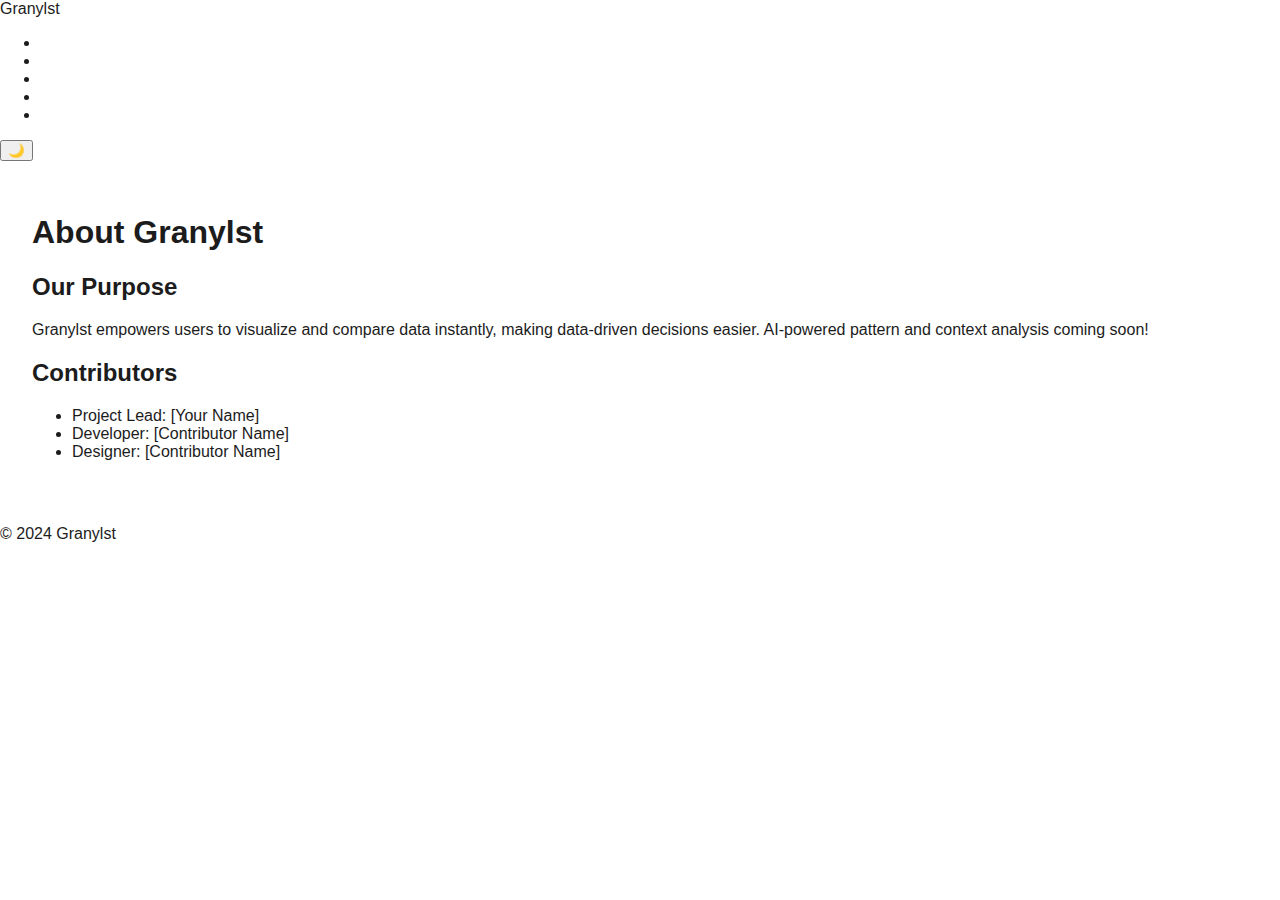
<file: about.html>
<!DOCTYPE html>
<html lang="en">
<head>
    <meta charset="UTF-8">
    <meta name="viewport" content="width=device-width, initial-scale=1.0">
    <title>Granylst - About</title>
    <link rel="stylesheet" href="style.css">
    <script defer src="script.js"></script>
</head>
<body>
    <nav class="navbar">
        <div class="logo">Granylst</div>
        <ul class="nav-links">
            <li><a href="index.html">Home</a></li>
            <li><a href="create.html">Create Graph</a></li>
            <li><a href="compare.html">Compare Data</a></li>
            <li><a href="about.html">About</a></li>
            <li><a href="contact.html">Contact</a></li>
        </ul>
        <button id="darkModeToggle" aria-label="Toggle dark mode">🌙</button>
    </nav>
    <main class="container">
        <h1>About Granylst</h1>
        <section>
            <h2>Our Purpose</h2>
            <p>Granylst empowers users to visualize and compare data instantly, making data-driven decisions easier. AI-powered pattern and context analysis coming soon!</p>
        </section>
        <section>
            <h2>Contributors</h2>
            <ul>
                <li>Project Lead: [Your Name]</li>
                <li>Developer: [Contributor Name]</li>
                <li>Designer: [Contributor Name]</li>
            </ul>
        </section>
    </main>
    <footer>
        <p>&copy; 2024 Granylst</p>
    </footer>
</body>
</html>
</file>
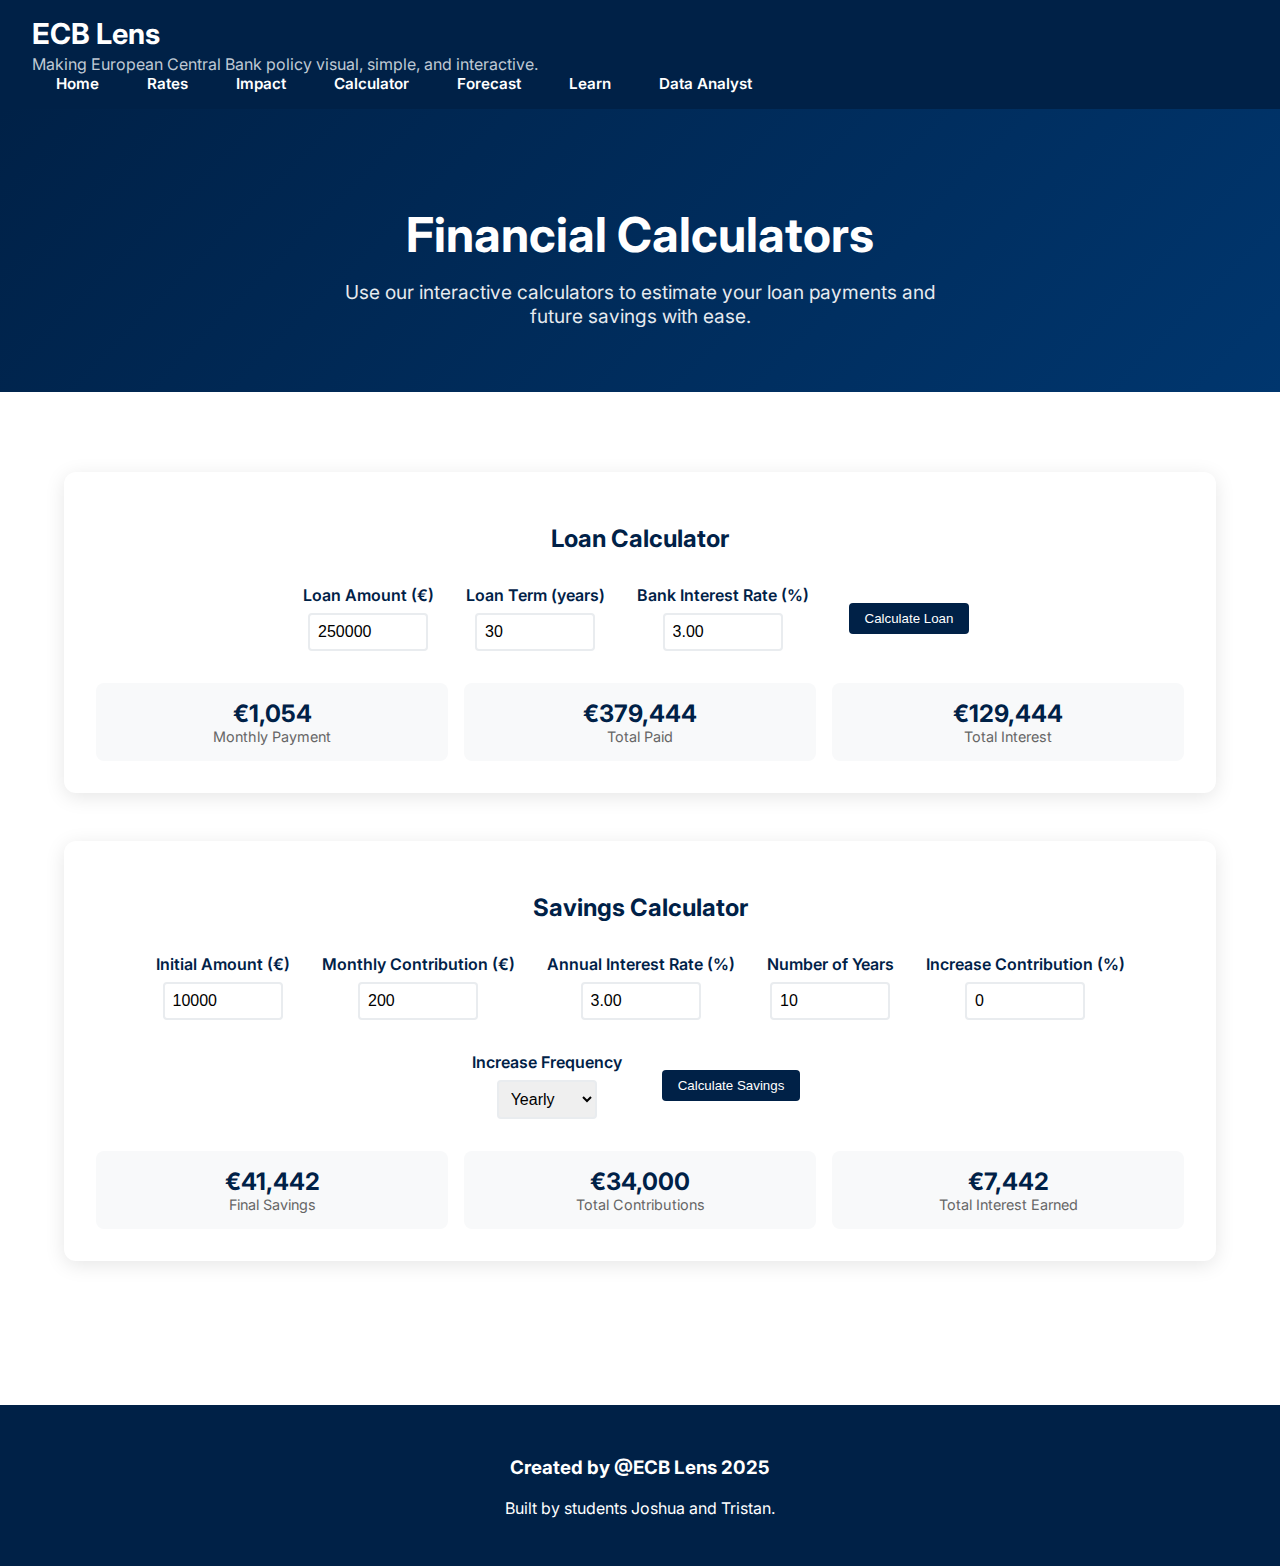
<file: calculator.html>
<!DOCTYPE html>
<html lang="en">
<head>
  <meta charset="UTF-8">
  <meta name="viewport" content="width=device-width, initial-scale=1.0">
  <title>Calculators - ECB Lens</title>
  <link href="https://fonts.googleapis.com/css2?family=Inter:wght@400;600;700&display=swap" rel="stylesheet">
  <link rel="stylesheet" href="style.css">
  <style>
    .calculator-hero {
      background: linear-gradient(135deg, #002147 0%, #00366e 100%);
      color: white;
      padding: 4rem 2rem;
      text-align: center;
    }
    .calculator-hero h1 {
      font-size: 3rem;
      margin-bottom: 1rem;
    }
    .calculator-hero p {
      font-size: 1.2rem;
      opacity: 0.9;
      max-width: 600px;
      margin: 0 auto;
    }
    .demo-container {
      background: white;
      border-radius: 12px;
      box-shadow: 0 4px 20px rgba(0, 0, 0, 0.1);
      padding: 2rem;
      margin-bottom: 2rem;
    }
    .demo-controls {
      display: flex;
      justify-content: center;
      align-items: center;
      gap: 2rem;
      margin-bottom: 2rem;
      flex-wrap: wrap;
    }
    .demo-control {
      text-align: center;
    }
    .demo-control label {
      display: block;
      margin-bottom: 0.5rem;
      color: #002147;
      font-weight: 600;
    }
    .demo-control input, .demo-control select {
      padding: 0.5rem;
      border: 2px solid #e9ecef;
      border-radius: 4px;
      font-size: 1rem;
      width: 100px;
    }
    .demo-control button {
      padding: 0.5rem 1rem;
      background: #002147;
      color: white;
      border: none;
      border-radius: 4px;
      cursor: pointer;
      margin: 0 0.5rem;
    }
    .demo-control button:hover {
      background: #00366e;
    }
    .demo-results {
      display: grid;
      grid-template-columns: repeat(auto-fit, minmax(200px, 1fr));
      gap: 1rem;
      margin-top: 2rem;
    }
    .result-item {
      background: #f8f9fa;
      padding: 1rem;
      border-radius: 8px;
      text-align: center;
    }
    .result-value {
      font-size: 1.5rem;
      font-weight: 700;
      color: #002147;
    }
    .result-label {
      color: #666;
      font-size: 0.9rem;
    }
    @media (max-width: 768px) {
      .calculator-hero h1 {
        font-size: 2rem;
      }
      .demo-controls {
        flex-direction: column;
        gap: 1rem;
      }
    }
  </style>
</head>
<body>
  <header class="site-header">
    <div>
      <h1 class="site-title">ECB Lens</h1>
      <p class="site-subtitle">Making European Central Bank policy visual, simple, and interactive.</p>
    </div>
    <button class="mobile-menu-toggle" onclick="toggleMobileMenu()">☰</button>
    <nav class="nav-menu" id="navMenu">
      <a href="index.html">Home</a>
      <a href="rates.html">Rates</a>
      <a href="impact.html">Impact</a>
      <a href="calculator.html">Calculator</a>
      <a href="forecast.html">Forecast</a>
      <a href="learn.html">Learn</a>
      <a href="granalyst/index.html">Data Analyst</a>
    </nav>
  </header>
  <section class="calculator-hero">
    <h1>Financial Calculators</h1>
    <p>Use our interactive calculators to estimate your loan payments and future savings with ease.</p>
  </section>
  <main>
    <!-- Loan Calculator Section (Bank Interest Only) -->
    <section class="loan-calculator" style="max-width: 1200px; margin: 3rem auto; padding: 0 2rem;">
      <div class="demo-container">
        <h2 style="text-align:center;color:#002147;margin-bottom:2rem;">Loan Calculator</h2>
        <div class="demo-controls">
          <div class="demo-control">
            <label>Loan Amount (€)</label>
            <input type="number" id="loanPrincipal" value="250000" step="10000">
          </div>
          <div class="demo-control">
            <label>Loan Term (years)</label>
            <input type="number" id="loanTermYears" value="30" step="1">
          </div>
          <div class="demo-control">
            <label>Bank Interest Rate (%)</label>
            <input type="number" id="bankRate" value="3.00" step="0.10">
          </div>
          <div class="demo-control">
            <button onclick="calculateLoan()">Calculate Loan</button>
          </div>
        </div>
        <div class="demo-results" id="loanResults" style="margin-top:1.5rem;">
          <div class="result-item">
            <div class="result-value" id="monthlyPaymentLoan">€0</div>
            <div class="result-label">Monthly Payment</div>
          </div>
          <div class="result-item">
            <div class="result-value" id="totalPaidLoan">€0</div>
            <div class="result-label">Total Paid</div>
          </div>
          <div class="result-item">
            <div class="result-value" id="totalInterestLoan">€0</div>
            <div class="result-label">Total Interest</div>
          </div>
        </div>
      </div>
    </section>
    <!-- Savings Calculator Section -->
    <section class="savings-calculator" style="max-width: 1200px; margin: 3rem auto; padding: 0 2rem;">
      <div class="demo-container">
        <h2 style="text-align:center;color:#002147;margin-bottom:2rem;">Savings Calculator</h2>
        <div class="demo-controls">
          <div class="demo-control">
            <label>Initial Amount (€)</label>
            <input type="number" id="savingsInitial" value="10000" step="100">
          </div>
          <div class="demo-control">
            <label>Monthly Contribution (€)</label>
            <input type="number" id="savingsMonthly" value="200" step="10">
          </div>
          <div class="demo-control">
            <label>Annual Interest Rate (%)</label>
            <input type="number" id="savingsRate" value="3.00" step="0.10">
          </div>
          <div class="demo-control">
            <label>Number of Years</label>
            <input type="number" id="savingsYears" value="10" step="1">
          </div>
          <div class="demo-control">
            <label>Increase Contribution (%)</label>
            <input type="number" id="savingsIncrease" value="0" step="0.1">
          </div>
          <div class="demo-control">
            <label>Increase Frequency</label>
            <select id="savingsIncreaseFreq">
              <option value="yearly">Yearly</option>
              <option value="monthly">Monthly</option>
            </select>
          </div>
          <div class="demo-control">
            <button onclick="calculateSavings()">Calculate Savings</button>
          </div>
        </div>
        <div class="demo-results" id="savingsResults" style="margin-top:1.5rem;">
          <div class="result-item">
            <div class="result-value" id="finalSavings">€0</div>
            <div class="result-label">Final Savings</div>
          </div>
          <div class="result-item">
            <div class="result-value" id="totalContributions">€0</div>
            <div class="result-label">Total Contributions</div>
          </div>
          <div class="result-item">
            <div class="result-value" id="totalInterest">€0</div>
            <div class="result-label">Total Interest Earned</div>
          </div>
        </div>
      </div>
    </section>
  </main>
  <footer class="site-footer">
    <h3>Created by @ECB Lens 2025</h3>
    <p>Built by students Joshua and Tristan.</p>
  </footer>
  <script>
    function calculateLoan() {
      const principal = parseFloat(document.getElementById('loanPrincipal').value);
      const years = parseFloat(document.getElementById('loanTermYears').value);
      const bankRate = parseFloat(document.getElementById('bankRate').value);
      if (isNaN(principal)||isNaN(years)||isNaN(bankRate)) return;
      const monthlyRate = bankRate/100/12;
      const n = years*12;
      const monthlyPayment = principal * (monthlyRate*Math.pow(1+monthlyRate,n))/(Math.pow(1+monthlyRate,n)-1);
      const totalPaid = monthlyPayment*n;
      const totalInterest = totalPaid - principal;
      document.getElementById('monthlyPaymentLoan').textContent = '€'+Math.round(monthlyPayment).toLocaleString();
      document.getElementById('totalPaidLoan').textContent = '€'+Math.round(totalPaid).toLocaleString();
      document.getElementById('totalInterestLoan').textContent = '€'+Math.round(totalInterest).toLocaleString();
    }
    function calculateSavings() {
      const initial = parseFloat(document.getElementById('savingsInitial').value);
      const monthly = parseFloat(document.getElementById('savingsMonthly').value);
      const annualRate = parseFloat(document.getElementById('savingsRate').value);
      const years = parseFloat(document.getElementById('savingsYears').value);
      const increasePct = parseFloat(document.getElementById('savingsIncrease').value) || 0;
      const increaseFreq = document.getElementById('savingsIncreaseFreq').value;
      if (isNaN(initial) || isNaN(monthly) || isNaN(annualRate) || isNaN(years)) return;
      const n = years * 12;
      const monthlyRate = annualRate / 100 / 12;
      let balance = initial;
      let totalContributions = initial;
      let currentMonthly = monthly;
      for (let i = 1; i <= n; i++) {
        balance = balance * (1 + monthlyRate);
        balance += currentMonthly;
        totalContributions += currentMonthly;
        if (increasePct > 0) {
          if (increaseFreq === 'monthly') {
            currentMonthly *= (1 + increasePct / 100);
          } else if (increaseFreq === 'yearly' && i % 12 === 0) {
            currentMonthly *= (1 + increasePct / 100);
          }
        }
      }
      const totalInterest = balance - totalContributions;
      document.getElementById('finalSavings').textContent = '€' + Math.round(balance).toLocaleString();
      document.getElementById('totalContributions').textContent = '€' + Math.round(totalContributions).toLocaleString();
      document.getElementById('totalInterest').textContent = '€' + Math.round(totalInterest).toLocaleString();
    }
    document.addEventListener('DOMContentLoaded', () => { calculateLoan(); calculateSavings(); });
    function toggleMobileMenu() {
      const menu = document.getElementById('navMenu');
      menu.classList.toggle('active');
    }
  </script>
</body>
</html>
</file>
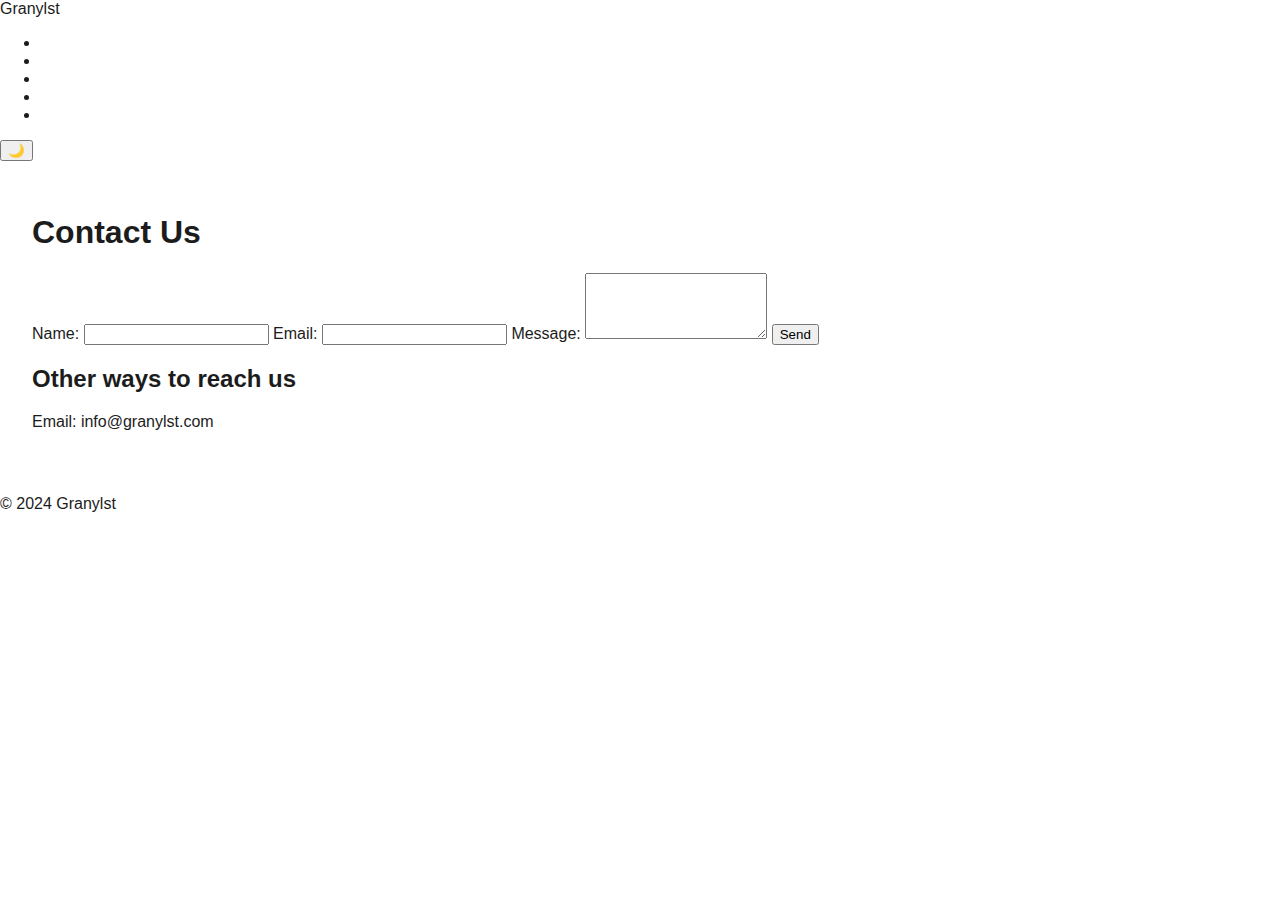
<file: contact.html>
<!DOCTYPE html>
<html lang="en">
<head>
    <meta charset="UTF-8">
    <meta name="viewport" content="width=device-width, initial-scale=1.0">
    <title>Granylst - Contact</title>
    <link rel="stylesheet" href="style.css">
    <script defer src="script.js"></script>
</head>
<body>
    <nav class="navbar">
        <div class="logo">Granylst</div>
        <ul class="nav-links">
            <li><a href="index.html">Home</a></li>
            <li><a href="create.html">Create Graph</a></li>
            <li><a href="compare.html">Compare Data</a></li>
            <li><a href="about.html">About</a></li>
            <li><a href="contact.html">Contact</a></li>
        </ul>
        <button id="darkModeToggle" aria-label="Toggle dark mode">🌙</button>
    </nav>
    <main class="container">
        <h1>Contact Us</h1>
        <form class="contact-form">
            <label for="name">Name:</label>
            <input type="text" id="name" name="name" required>
            <label for="email">Email:</label>
            <input type="email" id="email" name="email" required>
            <label for="message">Message:</label>
            <textarea id="message" name="message" rows="4" required></textarea>
            <button type="submit">Send</button>
        </form>
        <section class="contact-info">
            <h2>Other ways to reach us</h2>
            <p>Email: info@granylst.com</p>
        </section>
    </main>
    <footer>
        <p>&copy; 2024 Granylst</p>
    </footer>
</body>
</html>
</file>
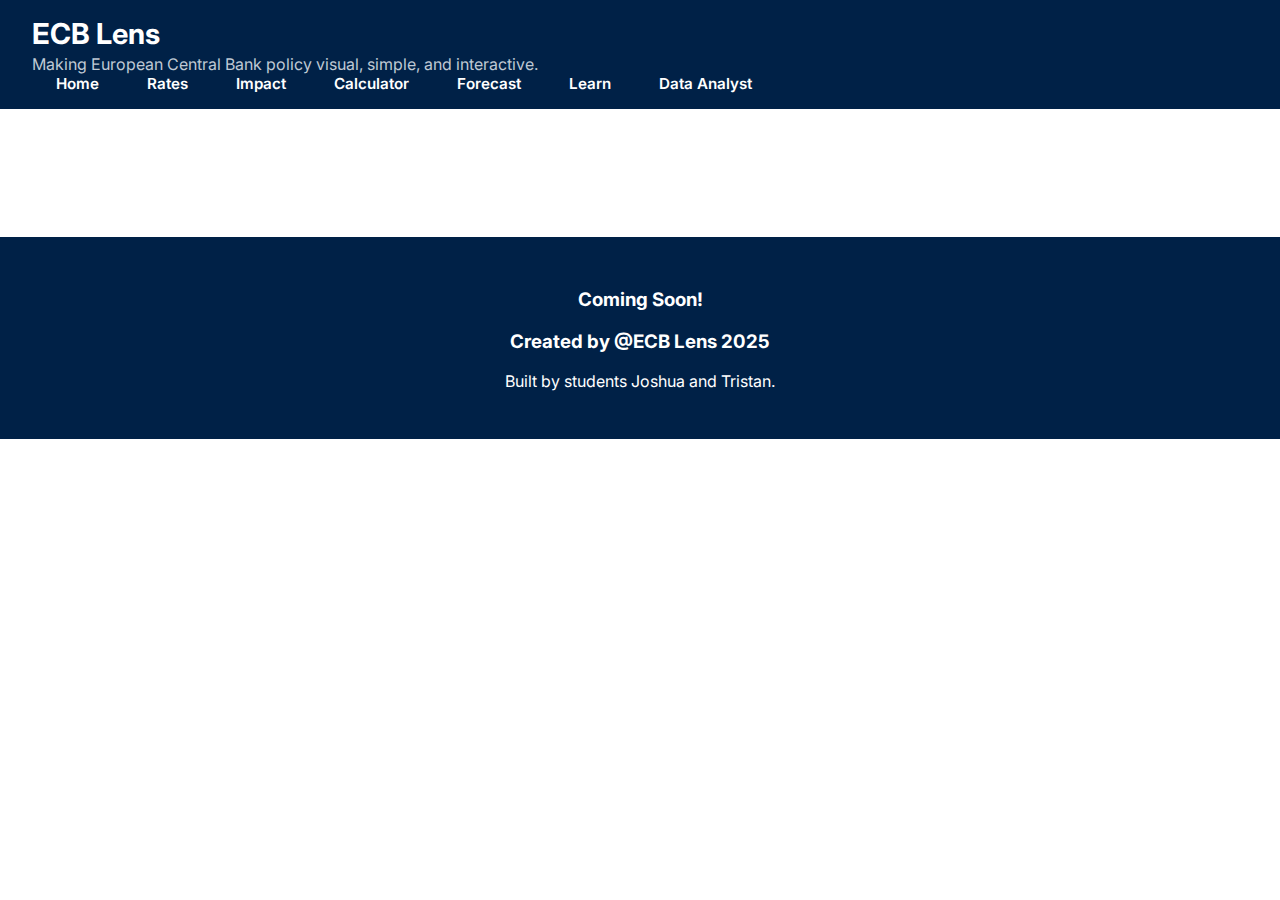
<file: forecast.html>
<!DOCTYPE html>
<html lang="en">
<head>
  <meta charset="UTF-8">
  <meta name="viewport" content="width=device-width, initial-scale=1.0">
  <title>Forecast Model - ECB Lens</title>
  <link href="https://fonts.googleapis.com/css2?family=Inter:wght@400;600;700&display=swap" rel="stylesheet">
  <link rel="stylesheet" href="style.css">
</head>
<body>
  <header class="site-header">
    <div>
      <h1 class="site-title">ECB Lens</h1>
      <p class="site-subtitle">Making European Central Bank policy visual, simple, and interactive.</p>
    </div>
    <button class="mobile-menu-toggle" onclick="toggleMobileMenu()">☰</button>
    <nav class="nav-menu" id="navMenu">
      <a href="index.html">Home</a>
      <a href="rates.html">Rates</a>
      <a href="impact.html">Impact</a>
      <a href="calculator.html">Calculator</a>
      <a href="forecast.html">Forecast</a>
      <a href="learn.html">Learn</a>
      <a href="granalyst/index.html">Data Analyst</a>
    </nav>
  </header>

  <main>
    <!-- Page content removed - blank page -->
  </main>

  <footer class="site-footer">
    <h3>Coming Soon!  <p></p>Created by @ECB Lens 2025</h3>
    <p>Built by students Joshua and Tristan.</p>
  </footer>

  <script>
    function toggleMobileMenu() {
      const menu = document.getElementById('navMenu');
      menu.classList.toggle('active');
    }
  </script>
</body>
</html>
</file>
<file: style.css>
/* style.css — ECB Lens (Bocconi-style theme) */

/* Hide obsolete Rate Change Impact Calculator */
.rate-change-demo{display:none!important;}

/* Mobile-friendly Navigation */
.mobile-menu-toggle {
  display: none;
  background: none;
  border: none;
  color: white;
  font-size: 1.5rem;
  cursor: pointer;
  padding: 0.5rem;
}

.nav-menu {
  display: flex;
  gap: 1.5rem;
}

/* Mobile Navigation Styles */
@media (max-width: 768px) {
  .mobile-menu-toggle {
    display: block;
  }
  
  .nav-menu {
    display: none;
    position: absolute;
    top: 100%;
    left: 0;
    right: 0;
    background: #002147;
    flex-direction: column;
    padding: 1rem 2rem;
    box-shadow: 0 4px 8px rgba(0,0,0,0.2);
  }
  
  .nav-menu.active {
    display: flex;
  }
  
  .nav-menu a {
    margin: 0.5rem 0;
    padding: 0.5rem 0;
    border-bottom: 1px solid rgba(255,255,255,0.1);
  }
  
  .nav-menu a:last-child {
    border-bottom: none;
  }
}

/* Enhanced Mobile Responsive Styles */
@media (max-width: 768px) {
  /* Header adjustments */
  header.site-header {
    position: relative;
    padding: 1rem;
  }
  
  .site-title {
    font-size: 1.4rem;
  }
  
  .site-subtitle {
    font-size: 0.85rem;
  }
  
  /* Hero sections */
  .hero h1, .rates-hero h1, .impact-hero h1 {
    font-size: 2rem !important;
  }
  
  .hero p, .rates-hero p, .impact-hero p {
    font-size: 1rem !important;
  }
  
  .hero, .rates-hero, .impact-hero {
    padding: 2rem 1rem !important;
  }
  
  /* Grid layouts */
  .rates-section, .rates-grid, .impact-grid, .card-grid {
    grid-template-columns: 1fr !important;
    gap: 1rem !important;
    padding: 0 1rem !important;
  }
  
  /* Rate boxes and cards */
  .rate-box, .rate-card, .impact-card, .card-box {
    margin-bottom: 1rem;
  }
  
  .rate-value {
    font-size: 1.8rem !important;
  }
  
  .rate-value-large {
    font-size: 2rem !important;
  }
  
  /* Form controls - Loan calculator */
  .demo-controls {
    flex-direction: column !important;
    gap: 1rem !important;
  }
  
  .demo-control {
    width: 100% !important;
    min-width: unset !important;
  }
  
  .demo-control input {
    width: 100%;
    padding: 0.75rem;
    font-size: 1rem;
  }
  
  .demo-control button {
    width: 100%;
    padding: 0.75rem;
    font-size: 1rem;
  }
  
  .demo-results {
    grid-template-columns: 1fr 1fr !important;
    gap: 1rem !important;
  }
  
  /* Charts */
  .modal-chart-wrapper, #detailed-charts .modal-chart-wrapper {
    height: 300px !important;
    padding: 1rem !important;
  }
  
  .modal-content {
    width: 95% !important;
    padding: 1.5rem !important;
    margin: 1rem;
  }
  
  /* Text adjustments */
  main {
    padding: 1rem !important;
  }
  
  .who-we-are, .info-section {
    padding: 0 1rem !important;
  }
  
  .timeline-item {
    padding-left: 2rem !important;
  }
  
  /* Detailed charts section */
  #detailed-charts {
    padding: 2rem 1rem !important;
  }
  
  #detailed-charts h2, #detailed-charts h3 {
    font-size: 1.5rem !important;
  }
  
  /* Year navigation */
  .year-navigation {
    flex-wrap: wrap;
    justify-content: center;
  }
  
  .year-navigation button {
    margin: 0.25rem;
    padding: 0.5rem 0.75rem;
    font-size: 0.9rem;
  }
}

/* Extra small devices */
@media (max-width: 480px) {
  .hero h1, .rates-hero h1, .impact-hero h1 {
    font-size: 1.75rem !important;
  }
  
  .rate-value {
    font-size: 1.5rem !important;
  }
  
  .rate-value-large {
    font-size: 1.75rem !important;
  }
  
  .demo-results {
    grid-template-columns: 1fr !important;
  }
  
  .modal-chart-wrapper, #detailed-charts .modal-chart-wrapper {
    height: 250px !important;
  }
}

@import url('https://fonts.googleapis.com/css2?family=Inter:wght@400;600;700&display=swap');

body {
  font-family: 'Inter', sans-serif;
  background-color: #ffffff;
  color: #1c1c1c;
  margin: 0;
  padding: 0;
}

header.site-header {
  background-color: #002147;
  color: white;
  padding: 1rem 2rem;
  display: flex;
  align-items: center;
  justify-content: space-between;
  flex-wrap: wrap;
}

.site-title {
  font-size: 1.8rem;
  font-weight: 700;
  margin: 0;
}

.site-subtitle {
  font-size: 1rem;
  margin: 0.2rem 0 0;
  color: #bfc9d4;
}

nav a {
  color: #fff;
  margin-left: 1.5rem;
  text-decoration: none;
  font-weight: 600;
  font-size: 0.95rem;
}

nav a:hover {
  color: #66a6ff;
}

main {
  padding: 2rem;
}

.rates-section {
  display: grid;
  grid-template-columns: repeat(auto-fit, minmax(250px, 1fr));
  gap: 1.5rem;
  margin-bottom: 3rem;
}

.rate-box {
  background: #f4f7fa;
  border: 1px solid #ccc;
  padding: 1rem;
  border-radius: 8px;
  box-shadow: 0 2px 6px rgba(0, 0, 0, 0.05);
  transition: box-shadow 0.2s;
}

.rate-box:hover {
  box-shadow: 0 4px 12px rgba(0, 0, 0, 0.08);
}

.rate-value {
  font-size: 1.6rem;
  font-weight: 600;
  color: #002147;
}

.card-grid {
  display: grid;
  grid-template-columns: repeat(auto-fit, minmax(250px, 1fr));
  gap: 2rem;
}

.card-box {
  background: #f4f7fa;
  padding: 1.5rem;
  border: 1px solid #ccc;
  border-radius: 8px;
  box-shadow: 0 2px 6px rgba(0, 0, 0, 0.04);
  text-align: left;
}

.card-box h3 {
  margin-top: 1rem;
  font-size: 1.2rem;
  color: #002147;
}

.card-box p {
  font-size: 0.95rem;
  line-height: 1.5;
  color: #333;
}

.who-we-are {
  margin-top: 4rem;
  max-width: 800px;
  margin-left: auto;
  margin-right: auto;
}

footer.site-footer {
  background-color: #002147;
  color: #fff;
  text-align: center;
  padding: 2rem;
  margin-top: 4rem;
}

.modal-chart-container {
  background: #fff;
  border-radius: 16px;
  box-shadow: 0 4px 24px rgba(0,0,0,0.10);
  padding: 2rem 1.5rem;
  margin: 0 auto 2rem auto;
  max-width: 600px;
  width: 100%;
}

.modal-chart-wrapper {
  height: 400px;
  max-width: 700px;
  width: 100%;
  margin: 0 auto 2rem auto;
  background: #f8f9fa;
  border-radius: 16px;
  box-shadow: 0 2px 12px rgba(0,0,0,0.06);
  padding: 1.5rem;
  display: flex;
  align-items: center;
  justify-content: center;
}

.modal-chart-wrapper canvas {
  width: 100% !important;
  height: 100% !important;
  max-width: 100%;
  max-height: 100%;
  background: #f8f9fa;
  border-radius: 12px;
  box-shadow: 0 2px 8px rgba(0,0,0,0.04);
}

.modal {
  display: flex;
  justify-content: center;
  align-items: center;
  position: fixed;
  top: 0; left: 0; right: 0; bottom: 0;
  width: 100vw;
  height: 100vh;
  background: rgba(0, 0, 0, 0.7);
  z-index: 1000;
}

.modal-content {
  margin: 0 auto;
  /* Remove any left/right/top/bottom offsets if present */
}

#detailed-charts {
  max-width: 1400px;
  margin: 4rem auto 0 auto;
  padding: 3rem 2rem;
  background: #fff;
  border-radius: 20px;
  box-shadow: 0 8px 32px rgba(0,0,0,0.12);
}

#detailed-charts .modal-chart-wrapper {
  height: 500px;
  max-width: 1300px;
  width: 100%;
  margin: 0 auto 2.5rem auto;
  background: #f8f9fa;
  border-radius: 16px;
  box-shadow: 0 2px 12px rgba(0,0,0,0.06);
  padding: 1.5rem;
  display: flex;
  align-items: center;
  justify-content: center;
}

#detailed-charts canvas {
  width: 100% !important;
  height: 100% !important;
  max-width: 100%;
  max-height: 100%;
  background: #f8f9fa;
  border-radius: 12px;
  box-shadow: 0 2px 8px rgba(0,0,0,0.04);
}

#detailed-charts {
  box-shadow: none !important;
  border: none !important;
  outline: none !important;
  background: none !important;
}
#detailed-charts > .modal-chart-container,
#detailed-charts > div,
#detailed-charts .modal-chart-wrapper {
  box-shadow: none !important;
  border: none !important;
  outline: none !important;
  background: none !important;
}

.rates-grid .rate-card {
  background: #e6ecf5;
  border-radius: 12px;
  box-shadow: 0 4px 20px rgba(0, 0, 0, 0.1);
  overflow: hidden;
  transition: transform 0.3s ease;
}
.rates-grid .rate-header,
.rates-grid .rate-header h3,
.rates-grid .rate-value-large,
.rates-grid .rate-trend-large {
  background: transparent;
  color: #002147;
}
.rates-grid .rate-header h3 {
  color: #002147;
}
.rates-grid .rate-value-large {
  color: #002147;
}
.rates-grid .rate-trend-large {
  color: #28a745;
}
.rates-grid .rate-impact {
  background: #e6ecf5;
  color: #002147;
  box-shadow: 0 2px 8px rgba(100,110,120,0.10);
}

/* Horizontal split for rates and charts */
.rates-flex-container {
  display: flex;
  flex-direction: row;
  gap: 2rem;
  max-width: 1200px;
  margin: 3rem auto 0 auto;
  padding: 0 2rem;
}
.rates-flex-container .rates-grid {
  flex: 1 1 45%;
  max-width: 480px;
  min-width: 340px;
}
.rates-flex-container #detailed-charts {
  flex: 1 1 55%;
  min-width: 0;
  max-width: 700px;
  margin: 0;
}
@media (max-width: 1000px) {
  .rates-flex-container {
    flex-direction: column;
    gap: 1.5rem;
    padding: 0 1rem;
  }
  .rates-flex-container .rates-grid,
  .rates-flex-container #detailed-charts {
    max-width: 100%;
    min-width: 0;
  }
}

/* Add this at the end of the file to override previous styles */
.combined-rates-section .modal-chart-wrapper {
  height: 600px !important;
  max-width: 1200px !important;
  width: 100%;
}
</file>
